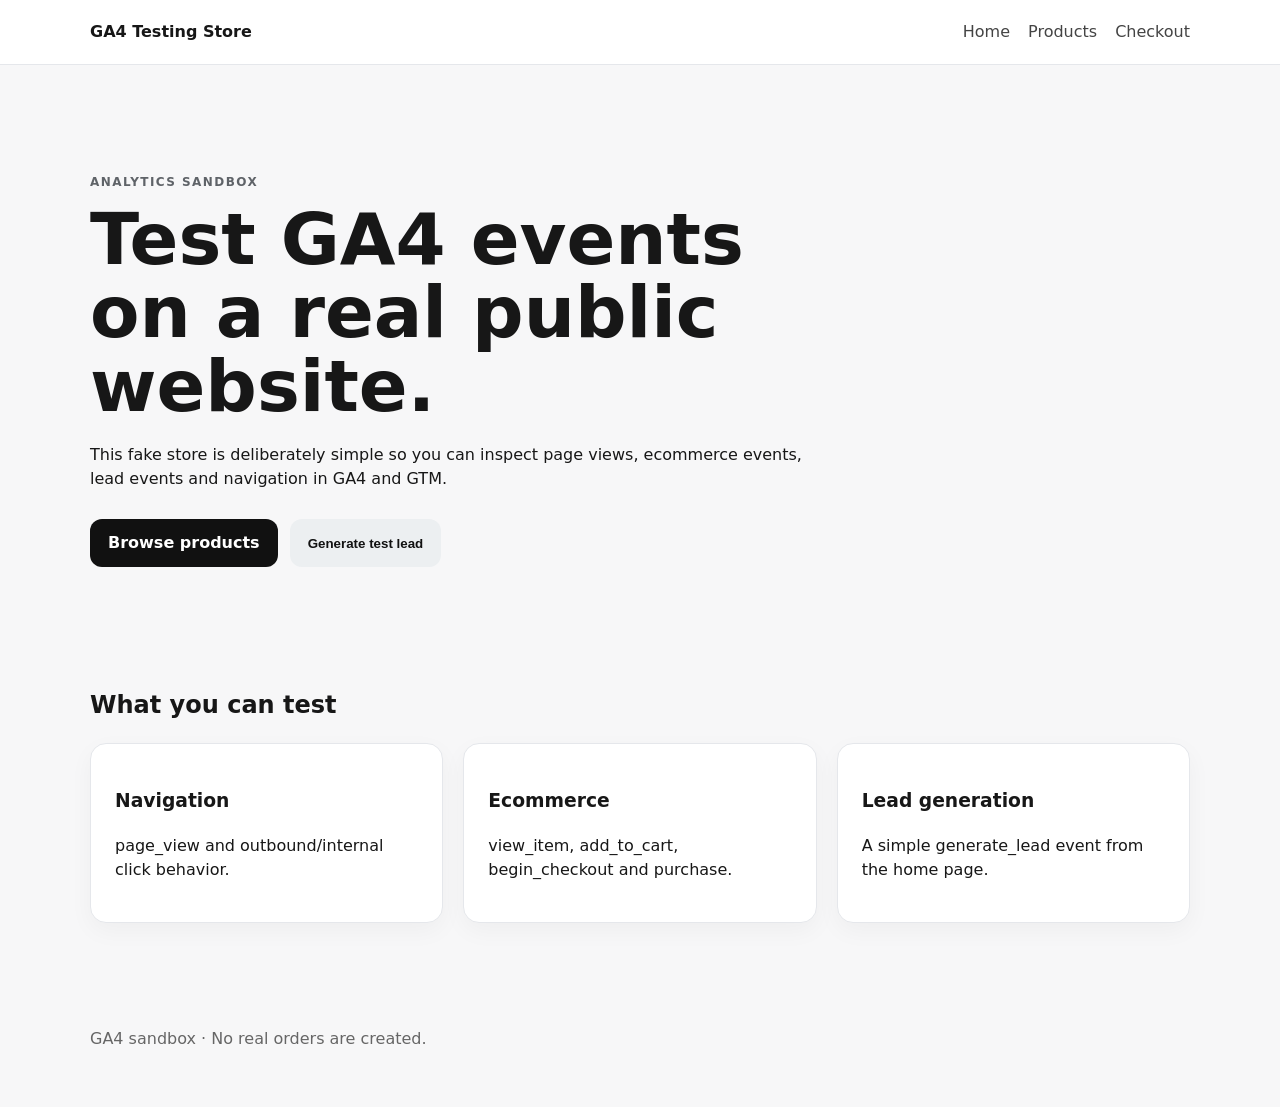
<file: index.html>
<!doctype html>
<html lang="en">
<head>
  <meta charset="utf-8" />
  <meta name="viewport" content="width=device-width, initial-scale=1" />
  <title>GA4 Testing Store</title>
  <meta name="description" content="Sandbox website for testing Google Analytics 4 and Google Tag Manager." />
  <link rel="stylesheet" href="styles.css" />
  <script src="analytics.js" defer></script>
</head>
<body data-page="home">
  <header class="site-header">
    <div class="container nav-wrap">
      <a class="brand" href="index.html">GA4 Testing Store</a>
      <nav>
        <a href="index.html">Home</a>
        <a href="products.html">Products</a>
        <a href="checkout.html">Checkout</a>
      </nav>
    </div>
  </header>

  <main>
    <section class="hero container">
      <div>
        <p class="eyebrow">Analytics sandbox</p>
        <h1>Test GA4 events on a real public website.</h1>
        <p>This fake store is deliberately simple so you can inspect page views, ecommerce events, lead events and navigation in GA4 and GTM.</p>
        <div class="actions">
          <a class="button" href="products.html" data-track="select_promotion">Browse products</a>
          <button class="button secondary" id="leadButton" type="button">Generate test lead</button>
        </div>
      </div>
    </section>

    <section class="container section">
      <h2>What you can test</h2>
      <div class="grid three">
        <article class="card"><h3>Navigation</h3><p>page_view and outbound/internal click behavior.</p></article>
        <article class="card"><h3>Ecommerce</h3><p>view_item, add_to_cart, begin_checkout and purchase.</p></article>
        <article class="card"><h3>Lead generation</h3><p>A simple generate_lead event from the home page.</p></article>
      </div>
    </section>
  </main>

  <footer class="container footer">GA4 sandbox · No real orders are created.</footer>
</body>
</html>
</file>
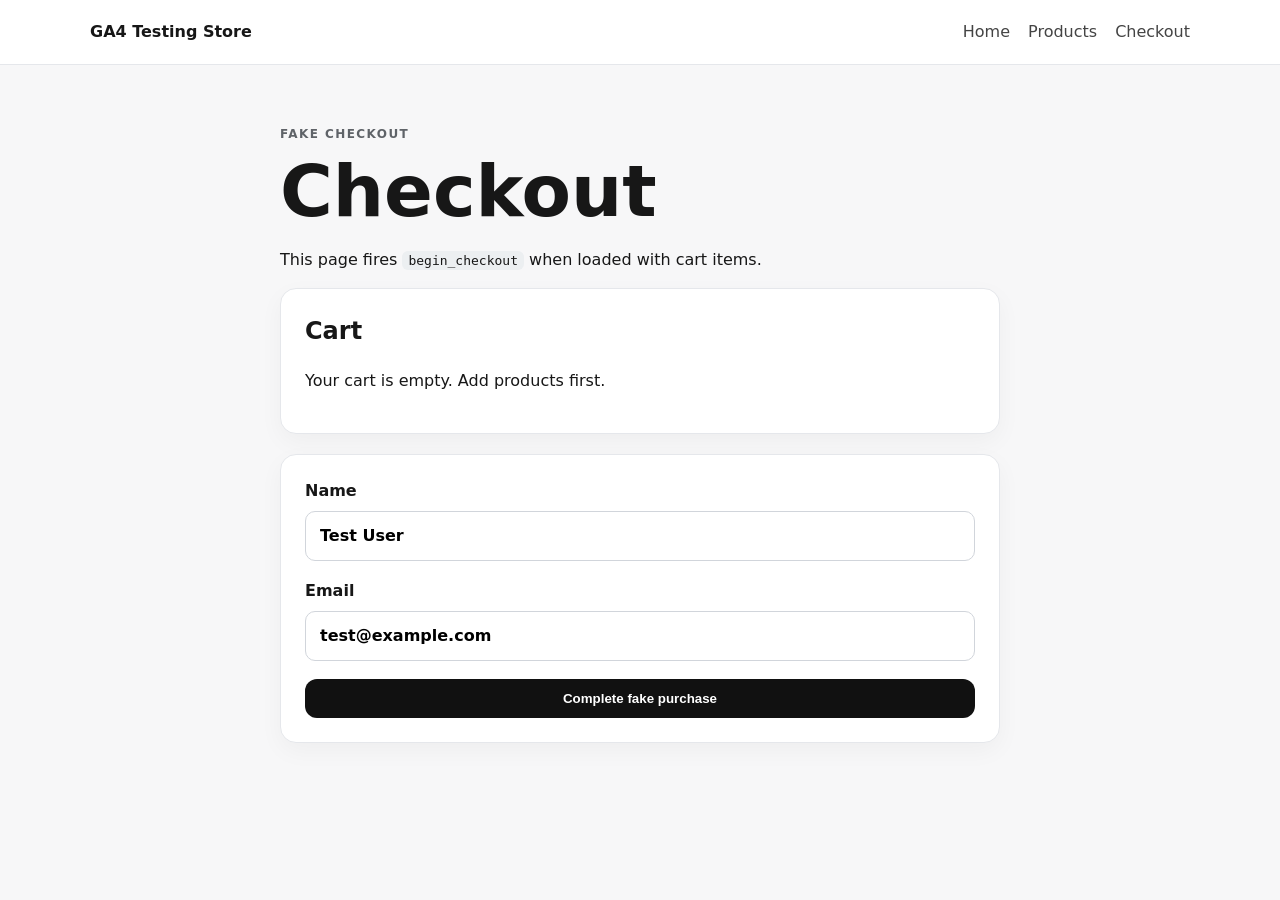
<file: checkout.html>
<!doctype html>
<html lang="en">
<head>
  <meta charset="utf-8" />
  <meta name="viewport" content="width=device-width, initial-scale=1" />
  <title>Checkout · GA4 Testing Store</title>
  <link rel="stylesheet" href="styles.css" />
  <script src="analytics.js" defer></script>
</head>
<body data-page="checkout">
  <header class="site-header"><div class="container nav-wrap"><a class="brand" href="index.html">GA4 Testing Store</a><nav><a href="index.html">Home</a><a href="products.html">Products</a><a href="checkout.html">Checkout</a></nav></div></header>
  <main class="container section narrow">
    <p class="eyebrow">Fake checkout</p>
    <h1>Checkout</h1>
    <p>This page fires <code>begin_checkout</code> when loaded with cart items.</p>
    <div id="cartSummary" class="card"></div>
    <form id="checkoutForm" class="card form-card">
      <label>Name<input name="name" required value="Test User" /></label>
      <label>Email<input name="email" type="email" required value="test@example.com" /></label>
      <button class="button" type="submit">Complete fake purchase</button>
    </form>
    <div id="purchaseMessage" class="success" hidden>Purchase event sent. Check GA4 DebugView/Realtime.</div>
  </main>
</body>
</html>
</file>
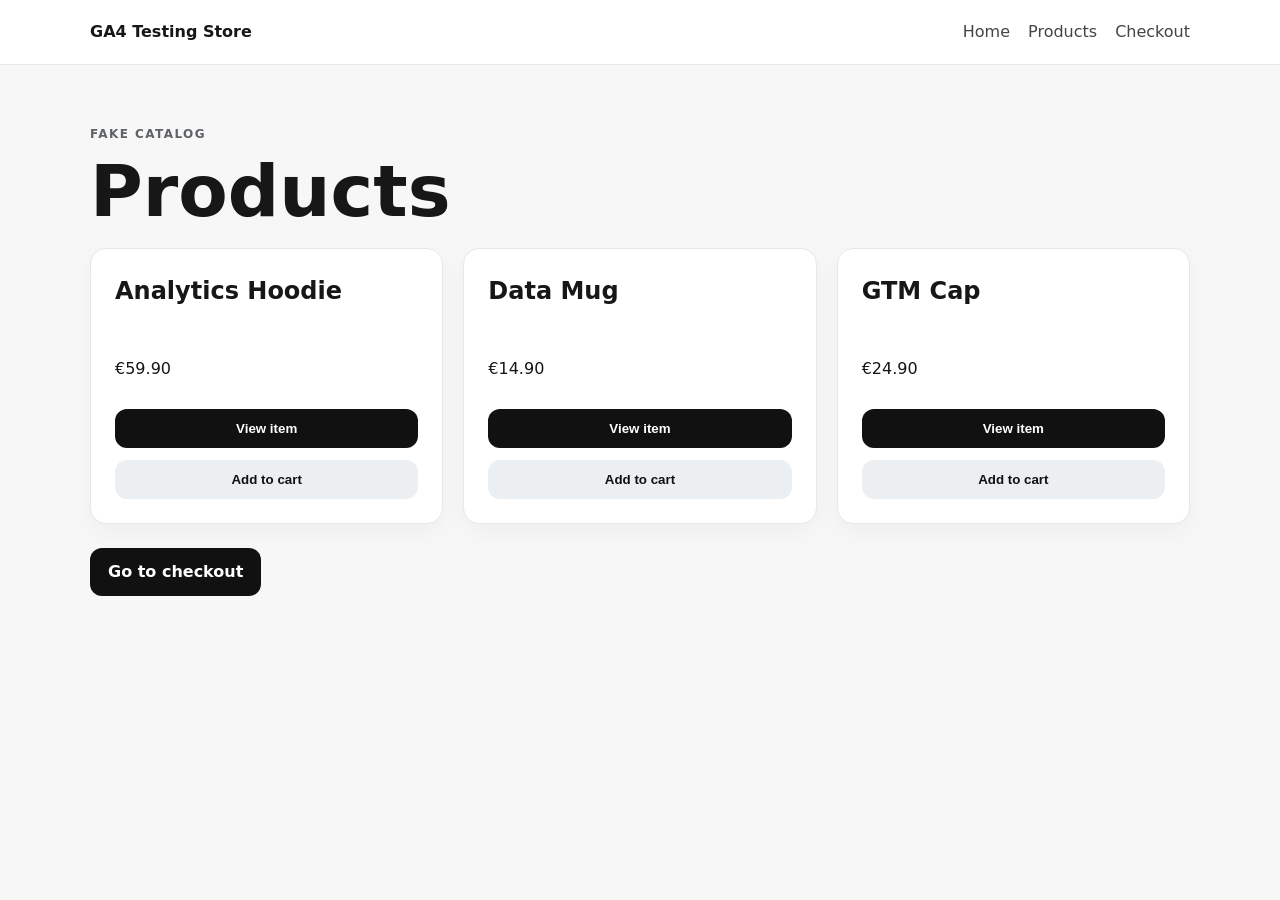
<file: products.html>
<!doctype html>
<html lang="en">
<head>
  <meta charset="utf-8" />
  <meta name="viewport" content="width=device-width, initial-scale=1" />
  <title>Products · GA4 Testing Store</title>
  <link rel="stylesheet" href="styles.css" />
  <script src="analytics.js" defer></script>
</head>
<body data-page="products">
  <header class="site-header"><div class="container nav-wrap"><a class="brand" href="index.html">GA4 Testing Store</a><nav><a href="index.html">Home</a><a href="products.html">Products</a><a href="checkout.html">Checkout</a></nav></div></header>
  <main class="container section">
    <p class="eyebrow">Fake catalog</p>
    <h1>Products</h1>
    <div class="grid three" id="productGrid">
      <article class="card product" data-item-id="sku_hoodie" data-item-name="Analytics Hoodie" data-price="59.90">
        <h2>Analytics Hoodie</h2><p>€59.90</p><button class="button view-item" type="button">View item</button><button class="button secondary add-cart" type="button">Add to cart</button>
      </article>
      <article class="card product" data-item-id="sku_mug" data-item-name="Data Mug" data-price="14.90">
        <h2>Data Mug</h2><p>€14.90</p><button class="button view-item" type="button">View item</button><button class="button secondary add-cart" type="button">Add to cart</button>
      </article>
      <article class="card product" data-item-id="sku_cap" data-item-name="GTM Cap" data-price="24.90">
        <h2>GTM Cap</h2><p>€24.90</p><button class="button view-item" type="button">View item</button><button class="button secondary add-cart" type="button">Add to cart</button>
      </article>
    </div>
    <div class="actions top-gap"><a class="button" href="checkout.html" id="checkoutLink">Go to checkout</a></div>
  </main>
</body>
</html>
</file>
<file: styles.css>
* { box-sizing: border-box; }

body {
  margin: 0;
  font-family: Inter, ui-sans-serif, system-ui, -apple-system, BlinkMacSystemFont, "Segoe UI", sans-serif;
  color: #171717;
  background: #f7f7f8;
  line-height: 1.5;
}

.container { width: min(1100px, calc(100% - 32px)); margin: 0 auto; }
.narrow { width: min(720px, calc(100% - 32px)); }

.site-header { background: #fff; border-bottom: 1px solid #e5e7eb; position: sticky; top: 0; z-index: 10; }
.nav-wrap { min-height: 64px; display: flex; align-items: center; justify-content: space-between; gap: 24px; }
.brand { font-weight: 800; color: inherit; text-decoration: none; }
nav { display: flex; gap: 18px; }
nav a { color: #444; text-decoration: none; }
nav a:hover { color: #000; }

.hero { padding: 96px 0 72px; }
.hero > div { max-width: 720px; }
.eyebrow { text-transform: uppercase; letter-spacing: .12em; font-size: 12px; font-weight: 800; color: #5f6368; }
h1 { font-size: clamp(40px, 7vw, 72px); line-height: 1.02; margin: 12px 0 20px; }
h2 { margin-top: 0; }
.section { padding: 48px 0 72px; }

.grid { display: grid; gap: 20px; }
.grid.three { grid-template-columns: repeat(3, minmax(0, 1fr)); }
.card { background: #fff; border: 1px solid #e5e7eb; border-radius: 16px; padding: 24px; box-shadow: 0 8px 24px rgba(0,0,0,.04); }
.product { display: grid; gap: 12px; }

.actions { display: flex; gap: 12px; flex-wrap: wrap; margin-top: 28px; }
.top-gap { margin-top: 24px; }
.button { appearance: none; border: 0; border-radius: 12px; padding: 12px 18px; background: #111; color: #fff; font-weight: 700; text-decoration: none; cursor: pointer; }
.button.secondary { background: #eceff1; color: #111; }
.button:hover { opacity: .9; }

.form-card { display: grid; gap: 18px; margin-top: 20px; }
label { display: grid; gap: 8px; font-weight: 700; }
input { width: 100%; padding: 12px 14px; border: 1px solid #d1d5db; border-radius: 10px; font: inherit; }
.success { margin-top: 20px; padding: 16px; border-radius: 12px; background: #eaf7ee; }
.footer { padding: 32px 0 56px; color: #666; }
code { background: #eceff1; padding: 2px 6px; border-radius: 6px; }

@media (max-width: 800px) {
  .grid.three { grid-template-columns: 1fr; }
  .nav-wrap { align-items: flex-start; padding: 16px 0; flex-direction: column; }
  nav { flex-wrap: wrap; }
  .hero { padding-top: 64px; }
}
</file>
